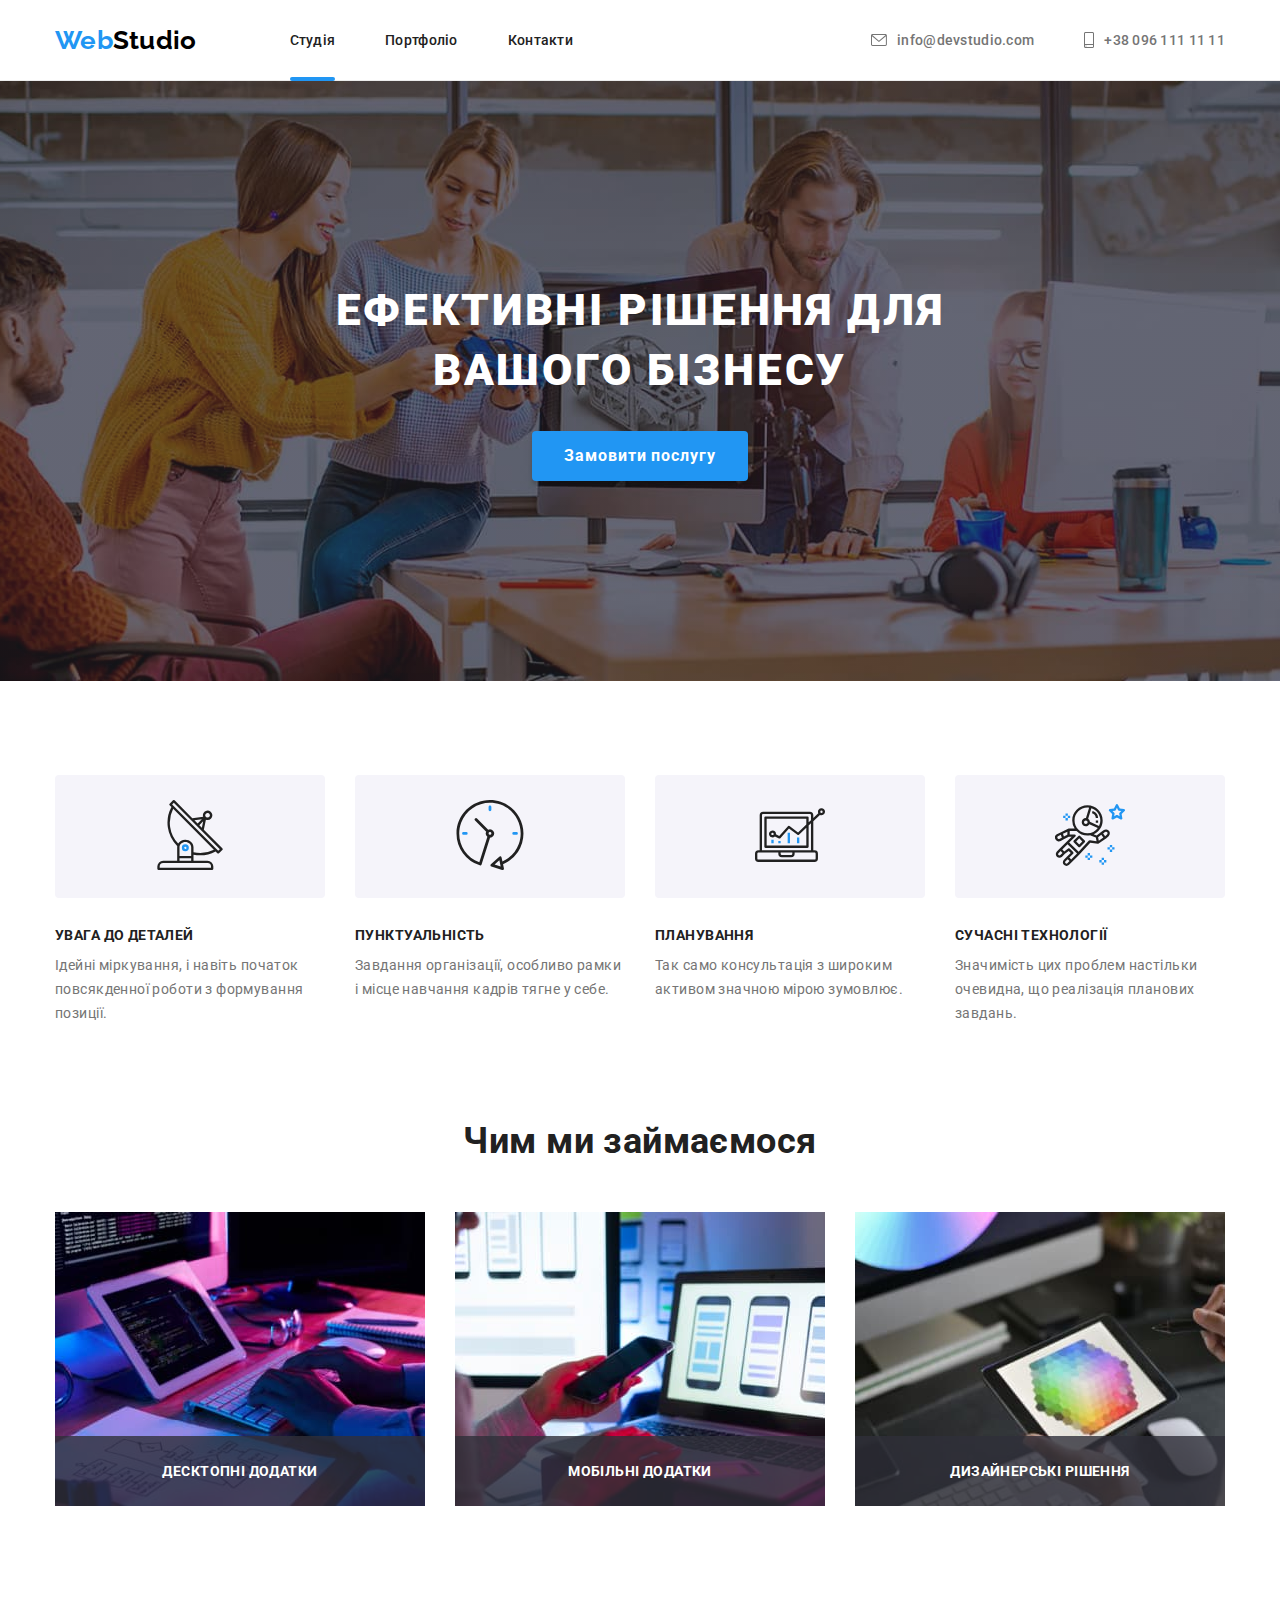
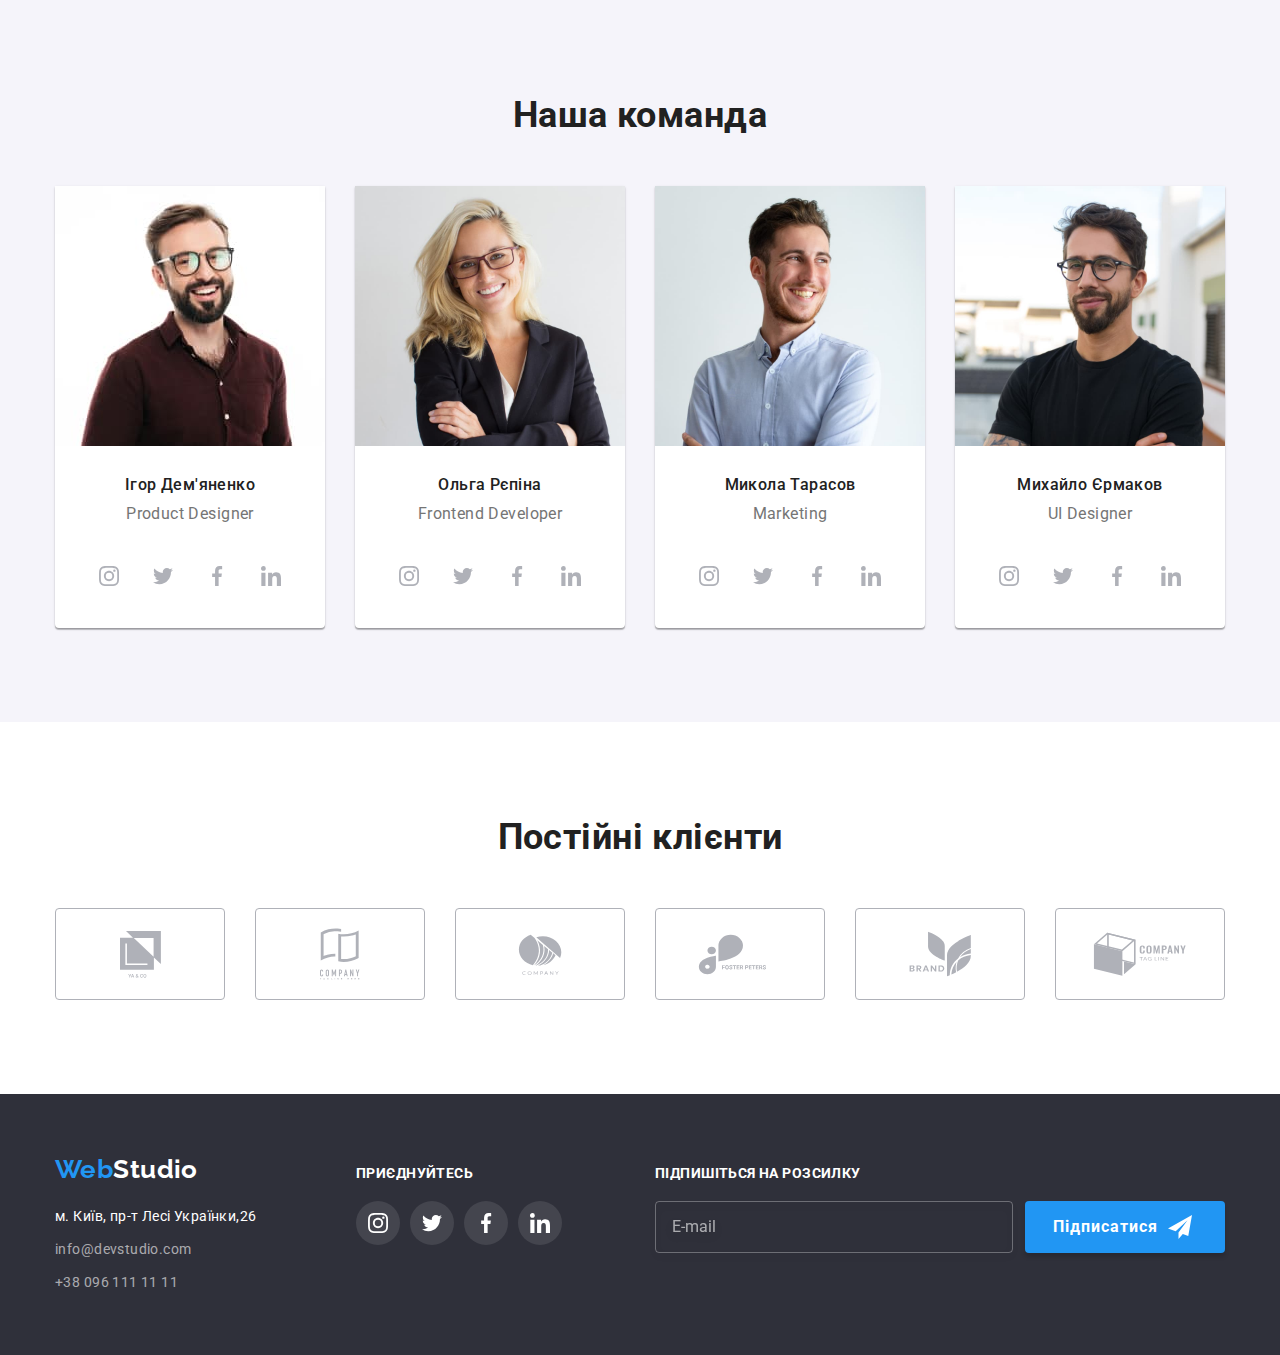
<file: index.html>
<!DOCTYPE html>
<html lang="uk">

<head>
    <meta charset="UTF-8">
    <meta http-equiv="X-UA-Compatible" content="IE=edge">
    <meta name="viewport" content="width=device-width, initial-scale=1.0">
    <link rel="preconnect" href="https://fonts.googleapis.com">
    <link rel="preconnect" href="https://fonts.gstatic.com" crossorigin>
    <link
        href="https://fonts.googleapis.com/css2?family=Raleway:wght@700&family=Roboto:wght@400;500;700;900&display=swap"
        rel="stylesheet">
    <link rel="stylesheet" href="./css/modern-normalize.css">
    <link rel="stylesheet" href="./css/generated/compressed/main.min.css">
    <title>Studio</title>

</head>

<body>
    <!--Шапка сайта-->
    <header class="page-header">
        <div class="container header-block">
            <div class="header-site">
                <a href="./index.html" class="logo header__logo">Web<span class="header__logo--black">Studio</span></a>
                <nav class="site-nav">
                    <ul class="site-nav__list">
                        <li class="site-nav__item"><a href="./index.html"
                                class="site-nav__link site-nav__link--current">Студія</a></li>
                        <li class="site-nav__item"><a href="./portfolio.html" class="site-nav__link">Портфоліо</a></li>
                        <li class="site-nav__item"><a href="./ " class="site-nav__link">Контакти</a></li>
                    </ul>
                </nav>
            </div>
            <ul class="info-nav">
                <li class="info-nav__item"> <a href="mailto:info@devstudio.com" class="info-nav__link">
                        <svg class="info-nav__icon icon-formail" width="16" height="12">
                            <use xlink:href="./images/icons.svg#icon-formail"></use>
                        </svg>
                        info@devstudio.com</a></li>
                <li class="info-nav__item"><a href="tel:+380961111111" class="info-nav__link">
                        <svg class="info-nav__icon icon-phone" width="10" height="16">
                            <use xlink:href="./images/icons.svg#icon-phone"></use>
                        </svg>+38 096 111 11 11</a></li>
            </ul>
        </div>
    </header>
    <!--Головний контент-->
    <main>
        <!--Герой-->
        <section class="hero">
            <div class="container hero__block">
                <h1 class="hero__title">Ефективні рішення для <br>вашого бізнесу</h1>
                <div class="button-wrapper">
                    <button data-modal-open type="button" class="button hero__button">Замовити послугу</button>
                </div>
            </div>
        </section>

        <!--Переваги-->
        <section class="section advantages">
            <div class="container">
                <h2 hidden class="title">Переваги</h2>
                <ul class="advantages__list">
                    <li class="advantages__item">
                        <div class="adv-icon">
                            <svg class="icon icon-antenna-1" width="70" height="70">
                                <use xlink:href="./images/icons.svg#icon-antenna-1"></use>
                            </svg>
                        </div>
                        <h3 class="item">УВАГА ДО ДЕТАЛЕЙ</h3>
                        <p class="text">Ідейні міркування, і навіть початок повсякденної роботи з формування позиції.
                        </p>
                    </li>
                    <li class="advantages__item">
                        <div class="adv-icon"><svg class="icon icon-clock-1" width="70" height="70">
                                <use xlink:href="./images/icons.svg#icon-clock-1"></use>
                            </svg>
                        </div>
                        <h3 class="item">ПУНКТУАЛЬНІСТЬ</h3>
                        <p class="text">Завдання організації, особливо рамки і місце навчання кадрів тягне у себе.</p>
                    </li>
                    <li class="advantages__item">
                        <div class="adv-icon"><svg class="icon icon-diagram-1" width="70" height="70">
                                <use xlink:href="./images/icons.svg#icon-diagram-1"></use>
                            </svg>
                        </div>
                        <h3 class="item">ПЛАНУВАННЯ</h3>
                        <p class="text">Так само консультація з широким активом значною мірою зумовлює.</p>
                    </li>
                    <li class="advantages__item">
                        <div class="adv-icon"><svg class="icon icon-astronaut-1" width="70" height="70">
                                <use xlink:href="./images/icons.svg#icon-astronaut-1"></use>
                            </svg>
                        </div>
                        <h3 class="item">СУЧАСНІ ТЕХНОЛОГІЇ</h3>
                        <p class="text">Значимість цих проблем настільки очевидна, що реалізація планових завдань.</p>
                    </li>
                </ul>
            </div>
        </section>
        <!--Заняття-->
        <section class="section doing">
            <div class="container">
                <h2 class="title">Чим ми займаємося</h2>
                <ul class="doing__list">
                    <li class="doing__item">
                        <img src="./images/box-1.jpeg" alt="програміст пише код на комп'ютері" width="370" height="294">
                        <p class="doing__text">Десктопні додатки</p>
                    </li>
                    <li class="doing__item">
                        <img src="./images/box-2.jpeg" alt="синхронізація телефону з комп'ютером" width="370"
                            height="294">
                        <p class="doing__text">Мобільні додатки</p>
                    </li>
                    <li class="doing__item">
                        <img src="./images/box-3.jpeg" alt="палітра кольорів на планшеті у руці дизайнера " width="370"
                            height="294">
                        <p class="doing__text">Дизайнерські рішення</p>
                    </li>
                </ul>
            </div>
        </section>
        <!--Команда-->
        <section class="section team">
            <div class="container">
                <h2 class="title ">Наша команда</h2>
                <ul class="team__list">
                    <li class="team__member">
                        <img src="./images/ihor_designer.jpeg" alt="фото дизайнера" width="270" height="260">
                        <h3 class="team__mate">Ігор Дем'яненко</h3>
                        <p class="team__jobs">Product Designer</p>
                        <ul class="socials team__socials">
                            <li class="socials__items">
                                <a href="#" class="socials__link socials__link--team" target="_blank"
                                    rel="noopener norefferer">
                                    <svg class="icon icon-instagram-1" width="20" height="20">
                                        <use xlink:href="./images/icons.svg#icon-instagram-1"></use>
                                    </svg>
                                </a>
                            </li>
                            <li class="socials__items">
                                <a href="#" class="socials__link socials__link--team" target="_blank"
                                    rel="noopener norefferer">
                                    <svg class="icon icon-twitter-1" width="20" height="20">
                                        <use xlink:href="./images/icons.svg#icon-twitter-1"></use>
                                    </svg>
                                </a>
                            </li>
                            <li class="socials__items">
                                <a href="#" class="socials__link socials__link--team" target="_blank"
                                    rel="noopener norefferer">
                                    <svg class="icon icon-facebook-1" width="20" height="20">
                                        <use xlink:href="./images/icons.svg#icon-facebook-1"></use>
                                    </svg>
                                </a>
                            </li>
                            <li class="socials__items">
                                <a href="#" class="socials__link socials__link--team" target="_blank"
                                    rel="noopener norefferer">
                                    <svg class="icon icon-linkedin-1" width="20" height="20">
                                        <use xlink:href="./images/icons.svg#icon-linkedin-1"></use>
                                    </svg>
                                </a>
                            </li>
                        </ul>

                    </li>
                    <li class="team__member">
                        <img src="./images/olga_developer.jpeg" alt="фото розробниці" width="270" height="260">
                        <h3 class="team__mate">Ольга Рєпіна</h3>
                        <p class="team__jobs">Frontend Developer</p>
                        <ul class="socials team__socials">
                            <li class="socials__items">
                                <a href="#" class="socials__link socials__link--team" target="_blank"
                                    rel="noopener norefferer">
                                    <svg class="icon icon-instagram-1" width="20" height="20">
                                        <use xlink:href="./images/icons.svg#icon-instagram-1"></use>
                                    </svg>
                                </a>
                            </li>
                            <li class="socials__items">
                                <a href="#" class="socials__link socials__link--team" target="_blank"
                                    rel="noopener norefferer">
                                    <svg class="icon icon-twitter-1" width="20" height="20">
                                        <use xlink:href="./images/icons.svg#icon-twitter-1"></use>
                                    </svg>
                                </a>
                            </li>
                            <li class="socials__items">
                                <a href="#" class="socials__link socials__link--team" target="_blank"
                                    rel="noopener norefferer">
                                    <svg class="icon icon-facebook-1" width="20" height="20">
                                        <use xlink:href="./images/icons.svg#icon-facebook-1"></use>
                                    </svg>
                                </a>
                            </li>
                            <li class="socials__items">
                                <a href="#" class="socials__link socials__link--team" target="_blank"
                                    rel="noopener norefferer">
                                    <svg class="icon icon-linkedin-1" width="20" height="20">
                                        <use xlink:href="./images/icons.svg#icon-linkedin-1"></use>
                                    </svg>
                                </a>
                            </li>
                        </ul>
                    </li>
                    <li class="team__member">
                        <img src="./images/mykola_marketing.jpeg" alt="фото маркетолога" width="270" height="260">
                        <h3 class="team__mate">Микола Тарасов</h3>
                        <p class="team__jobs">Marketing</p>
                        <ul class="socials team__socials">
                            <li class="socials__items">
                                <a href="#" class="socials__link socials__link--team" target="_blank"
                                    rel="noopener norefferer">
                                    <svg class="icon icon-instagram-1" width="20" height="20">
                                        <use xlink:href="./images/icons.svg#icon-instagram-1"></use>
                                    </svg>
                                </a>
                            </li>
                            <li class="socials__items">
                                <a href="#" class="socials__link socials__link--team" target="_blank"
                                    rel="noopener norefferer">
                                    <svg class="icon icon-twitter-1" width="20" height="20">
                                        <use xlink:href="./images/icons.svg#icon-twitter-1"></use>
                                    </svg>
                                </a>
                            </li>
                            <li class="socials__items">
                                <a href="#" class="socials__link socials__link--team" target="_blank"
                                    rel="noopener norefferer">
                                    <svg class="icon icon-facebook-1" width="20" height="20">
                                        <use xlink:href="./images/icons.svg#icon-facebook-1"></use>
                                    </svg>
                                </a>
                            </li>
                            <li class="socials__items">
                                <a href="#" class="socials__link socials__link--team" target="_blank"
                                    rel="noopener norefferer">
                                    <svg class="icon icon-linkedin-1" width="20" height="20">
                                        <use xlink:href="./images/icons.svg#icon-linkedin-1"></use>
                                    </svg>
                                </a>
                            </li>
                        </ul>
                    </li>
                    <li class="team__member">
                        <img src="./images/mikhailo_designer.jpeg" alt="фото дизайнера" width="270" height="260">
                        <h3 class="team__mate">Михайло Єрмаков</h3>
                        <p class="team__jobs">UI Designer</p>
                        <ul class="socials team__socials">
                            <li class="socials__items">
                                <a href="#" class="socials__link socials__link--team" target="_blank"
                                    rel="noopener norefferer">
                                    <svg class="icon icon-instagram-1" width="20" height="20">
                                        <use xlink:href="./images/icons.svg#icon-instagram-1"></use>
                                    </svg>
                                </a>
                            </li>
                            <li class="socials__items">
                                <a href="#" class="socials__link socials__link--team" target="_blank"
                                    rel="noopener norefferer">
                                    <svg class="icon icon-twitter-1" width="20" height="20">
                                        <use xlink:href="./images/icons.svg#icon-twitter-1"></use>
                                    </svg>
                                </a>
                            </li>
                            <li class="socials__items">
                                <a href="#" class="socials__link socials__link--team" target="_blank"
                                    rel="noopener norefferer">
                                    <svg class="icon icon-facebook-1" width="20" height="20">
                                        <use xlink:href="./images/icons.svg#icon-facebook-1"></use>
                                    </svg>
                                </a>
                            </li>
                            <li class="socials__items">
                                <a href="#" class="socials__link socials__link--team" target="_blank"
                                    rel="noopener norefferer">
                                    <svg class="icon icon-linkedin-1" width="20" height="20">
                                        <use xlink:href="./images/icons.svg#icon-linkedin-1"></use>
                                    </svg>
                                </a>
                            </li>
                        </ul>
                    </li>
                </ul>
            </div>
        </section>
        <!--Постійні клієнти-->
        <section class="section">
            <h2 class="title">Постійні клієнти</h2>
            <ul class="clients">
                <li>
                    <a href="#" class="client__link" target="_blank" rel="noopener norefferer">
                        <svg class="icon icon-group" width="41" height="47">
                            <use xlink:href="./images/icons.svg#icon-group"></use>
                        </svg>
                    </a>
                </li>
                <li>
                    <a href="#" class="client__link" target="_blank" rel="noopener norefferer">
                        <svg class="icon icon-group-2" width="40" height="52">
                            <use xlink:href="./images/icons.svg#icon-group-2"></use>
                        </svg>
                    </a>
                </li>
                <li>
                    <a href="#" class="client__link" target="_blank" rel="noopener norefferer">
                        <svg class="icon icon-group-3" width="44" height="41">
                            <use xlink:href="./images/icons.svg#icon-group-3"></use>
                        </svg>
                    </a>
                </li>
                <li>
                    <a href="#" class="client__link" target="_blank" rel="noopener norefferer">
                        <svg class="icon icon-group-4" width="85" height="41">
                            <use xlink:href="./images/icons.svg#icon-group-4"></use>
                        </svg>
                    </a>
                </li>
                <li>
                    <a href="#" class="client__link" target="_blank" rel="noopener norefferer">
                        <svg class="icon icon-group-5" width="63" height="46">
                            <use xlink:href="./images/icons.svg#icon-group-5"></use>
                        </svg>
                    </a>
                </li>
                <li>
                    <a href="#" class="client__link" target="_blank" rel="noopener norefferer">
                        <svg class="icon icon-group-6" width="94" height="44">
                            <use xlink:href="./images/icons.svg#icon-group-6"></use>
                        </svg>
                    </a>
                </li>
            </ul>
        </section>
        <!--Модальне вікно-->
        <div class="backdrop is-hidden" data-modal>
            <div class="modal-window">
                <button data-modal-close type="button" class="close-button"></button>
                <p class="modal-window__title">Залиште свої дані, ми вам передзвонимо</p>
                <form action="#" class="modal-window__form">

                    <div class="modal-window__row">
                        <label class="modal-window__label" for="user-name">Ім'я</label>
                        <input type="text" name="user-name" id="user-name" class="modal-window__input">
                        <svg class="icon icon-person icon-modal" width="12" height="12">
                            <use xlink:href="./images/icons.svg#icon-person"></use>
                        </svg>
                    </div>
                    <div class="modal-window__row">
                        <label class="modal-window__label" for="phone-number">Телефон</label>
                        <input type="tel" name="phone-number" id="phone-number" class="modal-window__input">
                        <svg class="icon icon-phone-black icon-modal" width="13" height="13">
                            <use xlink:href="./images/icons.svg#icon-phone-black"></use>
                        </svg>
                    </div>
                    <div class="modal-window__row">
                        <label class="modal-window__label" for="email">Пошта</label>
                        <input type="email" name="email" id="email" class="modal-window__input">
                        <svg class="icon icon-letter icon-modal" width="15" height="12">
                            <use xlink:href="./images/icons.svg#icon-letter"></use>
                        </svg>
                    </div>
                    <div class="modal-window__row">
                        <label class="modal-window__label" for="comment">Коментар</label>
                        <textarea name="comment" id="comment" rows="8" placeholder="Введіть текст"
                            class="modal-window__comment"></textarea>
                    </div>
                    <div class="agreement">
                        <input type="checkbox" name="mail-send" id="mail-send">
                        <label for="mail-send">Погоджуюся з розсилкою та приймаю
                        </label>
                        <a href="#" target="_blank" rel="noopener noreferrer">Умови договору</a>
                    </div>
                    <div class="modal-wrap__button">
                        <button type="submit" class="button modal-window__button">Відправити</button>
                    </div>
                </form>
            </div>
        </div>
    </main>
    <!--Підвал-->
    <footer class="footer">
        <div class="container footer__block">
            <div class="footer__first">
                <a href="./index.html" class="logo">Web<span class="footer__logo--white">Studio</span></a>
                <address>
                    <ul class="footer-address">
                        <li class="footer-address__item"><a href="" target="_blank" rel="noopener noreferrer"
                                class="link link-address">м. Київ, пр-т
                                Лесі
                                Українки,26</a>
                        </li>
                        <li class="footer-address__item"><a href="mailto:info@devstudio.com"
                                class="link">info@devstudio.com</a>
                        </li>
                        <li class="footer-address__item"><a href="tel:+380961111111" class="link">+38 096 111 11 11</a>
                        </li>
                    </ul>
                </address>
            </div>
            <div class="footer__second">
                <h2 class="socials-signin">приєднуйтесь</h2>
                <ul class="socials">
                    <li class="socials__items">
                        <a href="#" class="socials__link socials__link--footer" target="_blank"
                            rel="noopener norefferer">
                            <svg class="icon icon-instagram-1" width="20" height="20">
                                <use xlink:href="./images/icons.svg#icon-instagram-1"></use>
                            </svg>
                        </a>
                    </li>
                    <li class="socials__items">
                        <a href="#" class="socials__link socials__link--footer" target="_blank"
                            rel="noopener norefferer">
                            <svg class="icon icon-twitter-1" width="20" height="20">
                                <use xlink:href="./images/icons.svg#icon-twitter-1"></use>
                            </svg>
                        </a>
                    </li>
                    <li class="socials__items">
                        <a href="#" class="socials__link socials__link--footer" target="_blank"
                            rel="noopener norefferer">
                            <svg class="icon icon-facebook-1" width="20" height="20">
                                <use xlink:href="./images/icons.svg#icon-facebook-1"></use>
                            </svg>
                        </a>
                    </li>
                    <li class="socials__items">
                        <a href="#" class="socials__link socials__link--footer" target="_blank"
                            rel="noopener norefferer">
                            <svg class="icon icon-linkedin-1" width="20" height="20">
                                <use xlink:href="./images/icons.svg#icon-linkedin-1"></use>
                            </svg>
                        </a>
                    </li>
                </ul>
            </div>
            <div class="footer__third">
                <h2 class="socials-signin">Підпишіться на розсилку</h2>
                <form action="#" name="form-subscribe" class="footer-form__subscribe">
                    <input type="email" name="email-subscribe" id="email-subscribe" placeholder="E-mail"
                        class="footer-form__email">
                    <button type="submit" class="button footer-form__button"> Підписатися
                        <svg class="icon icon-icon-send" width="24" height="24">
                            <use xlink:href="./images/icons.svg#icon-icon-send"></use>
                        </svg>
                    </button>
                </form>

            </div>
        </div>
    </footer>
    <script src="./js/modal.js"></script>
</body>

</html>
</file>
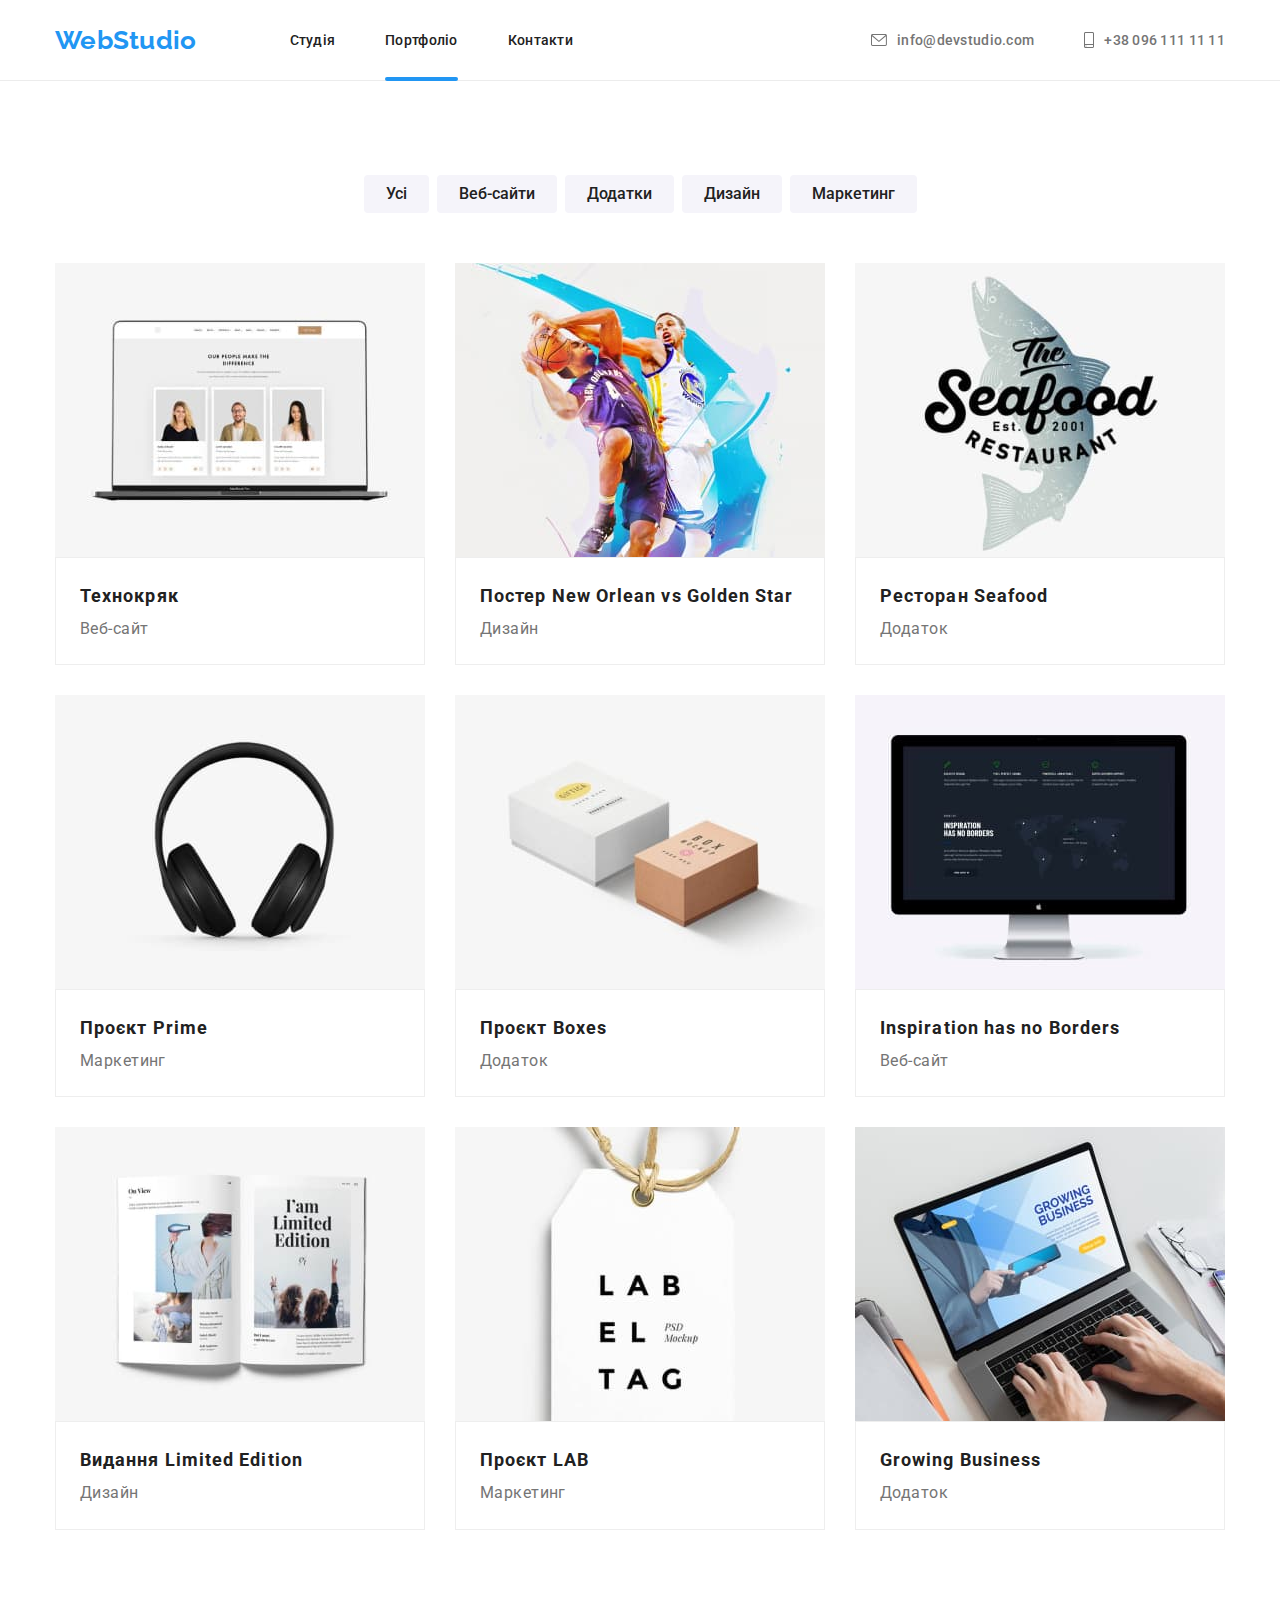
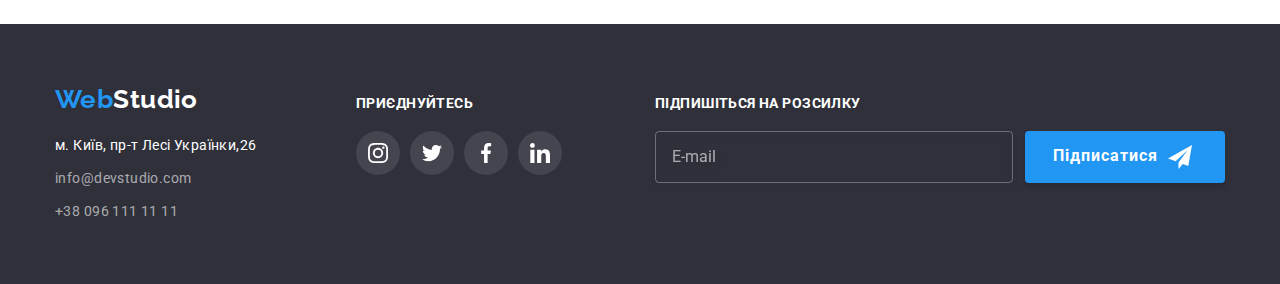
<file: portfolio.html>
<!DOCTYPE html>
<html lang="uk">

<head>
    <meta charset="UTF-8">
    <meta http-equiv="X-UA-Compatible" content="IE=edge">
    <meta name="viewport" content="width=device-width, initial-scale=1.0">
    <link rel="preconnect" href="https://fonts.googleapis.com">
    <link rel="preconnect" href="https://fonts.gstatic.com" crossorigin>
    <link
        href="https://fonts.googleapis.com/css2?family=Raleway:wght@700&family=Roboto:wght@400;500;700;900&display=swap"
        rel="stylesheet">
    <link rel="stylesheet" href="./css/modern-normalize.css">
    <link rel="stylesheet" href="./css/generated/compressed/main.min.css">
    <title>Portfolio</title>
</head>

<body>
    <!--Шапка-->
    <header class="page-header">
        <div class="container header-block">
            <div class="header-site">
                <a href="./index.html" class="logo">Web<span class="header__logo">Studio</span></a>
                <nav class="site-nav">
                    <ul class="site-nav__list">
                        <li class="site-nav__item"><a href="./index.html" class="site-nav__link">Студія</a></li>
                        <li class="site-nav__item"><a href="./portfolio.html"
                                class="site-nav__link site-nav__link--current">Портфоліо</a></li>
                        <li class="site-nav__item"><a href="./ " class="site-nav__link">Контакти</a></li>
                    </ul>
                </nav>
            </div>
            <ul class="info-nav">
                <li class="info-nav__item"> <a href="mailto:info@devstudio.com" class="info-nav__link">
                        <svg class="info-nav__icon icon-formail" width="16" height="12">
                            <use xlink:href="./images/icons.svg#icon-formail"></use>
                        </svg>
                        info@devstudio.com</a></li>
                <li class="info-nav__item"><a href="tel:+380961111111" class="info-nav__link">
                        <svg class="info-nav__icon icon-phone" width="10" height="16">
                            <use xlink:href="./images/icons.svg#icon-phone"></use>
                        </svg>+38 096 111 11 11</a></li>
            </ul>
        </div>
    </header>
    <!--Головне-->
    <main>
        <!--Фільтри-->
        <section class="section">
            <div class="container filter-block">
                <h1 hidden class="title">Фільтр з переліком робіт</h1>
                <ul class="filter__buttons">
                    <li class="filter__item">
                        <button type="button" class="filter__button">Усі</button>
                    </li>
                    <li class="filter__item">
                        <button type="button" class="filter__button">Веб-сайти</button>
                    </li>
                    <li class="filter__item">
                        <button type="button" class="filter__button">Додатки</button>
                    </li>
                    <li class="filter__item">
                        <button type="button" class="filter__button">Дизайн</button>
                    </li>
                    <li class="filter__item">
                        <button type="button" class="filter__button">Маркетинг</button>
                    </li>
                </ul>
            </div>
            <!--Перелік робіт-->
            <div class="container">
                <ul class="work__list">
                    <li class="works">
                        <a href="#" target="_blank" rel="noopener norefferer">
                            <div class="work__appear">

                                <img class="work-image" src="./images/our-people-laptop.jpeg"
                                    alt="Ноутбук з прикладом створеного сайту" width="370" height="294">
                                <p class="work__text">Ресурс пропонує комплексні пропозиції з різним рівнем функціоналу
                                    та сервісів. Все це
                                    дозволить відвідувачу отримати
                                    вичерпні відомості про компанію чи приватну особу.</p>
                            </div>
                            <div class="work__add">
                                <h2 class="work__title">Технокряк</h2>
                                <p class="work__type">Веб-сайт</p>
                            </div>
                        </a>
                    </li>
                    <li class="works">
                        <a href="#" target="_blank" rel="noopener norefferer">
                            <div class="work__appear">
                                <img class="work-image" src="./images/basketball.jpeg"
                                    alt="Постер для баскетбольної гри" width="370" height="294">
                                <p class="work__text">Ресурс пропонує комплексні пропозиції з різним рівнем функціоналу
                                    та сервісів. Все це
                                    дозволить відвідувачу отримати
                                    вичерпні відомості про компанію чи приватну особу.</p>
                            </div>
                            <div class="work__add">
                                <h2 class="work__title">Постер New Orlean vs Golden Star</h2>
                                <p class="work__type">Дизайн</p>
                            </div>
                        </a>
                    </li>
                    <li class="works">
                        <a href="#" target="_blank" rel="noopener norefferer">
                            <div class="work__appear">
                                <img class="work-image" src="./images/seafood.jpeg"
                                    alt="Вивіска для ресторану з морською їжею" width="370" height="294">
                                <p class="work__text">Ресурс пропонує комплексні пропозиції з різним рівнем функціоналу
                                    та сервісів. Все це
                                    дозволить відвідувачу отримати
                                    вичерпні відомості про компанію чи приватну особу.</p>
                            </div>
                            <div class="work__add">
                                <h2 class="work__title">Ресторан Seafood</h2>
                                <p class="work__type">Додаток</p>
                            </div>
                        </a>
                    </li>
                    <li class="works">
                        <a href="#" target="_blank" rel="noopener norefferer">
                            <div class="work__appear">
                                <img class="work-image" src="./images/headphone.jpeg" alt="Навушники" width="370"
                                    height="294">
                                <p class="work__text">Ресурс пропонує комплексні пропозиції з різним рівнем функціоналу
                                    та сервісів. Все це
                                    дозволить відвідувачу отримати
                                    вичерпні відомості про компанію чи приватну особу.</p>
                            </div>
                            <div class="work__add">
                                <h2 class="work__title">Проєкт Prime</h2>
                                <p class="work__type">Маркетинг</p>
                            </div>
                        </a>
                    </li>
                    <li class="works">
                        <a href="#" target="_blank" rel="noopener norefferer">
                            <div class="work__appear">
                                <img class="work-image" src="./images/boxes.jpeg" alt="Коробки" width="370"
                                    height="294">
                                <p class="work__text">Ресурс пропонує комплексні пропозиції з різним рівнем функціоналу
                                    та сервісів. Все це
                                    дозволить відвідувачу отримати
                                    вичерпні відомості про компанію чи приватну особу.</p>
                            </div>
                            <div class="work__add">
                                <h2 class="work__title">Проєкт Boxes</h2>
                                <p class="work__type">Додаток</p>
                            </div>
                        </a>
                    </li>
                    <li class="works">
                        <a href="#" target="_blank" rel="noopener norefferer">
                            <div class="work__appear">
                                <img class="work-image" src="./images/computer.jpeg" alt="Ноутбук зі створеним сайтом"
                                    width="370" height="294">
                                <p class="work__text">Ресурс пропонує комплексні пропозиції з різним рівнем функціоналу
                                    та сервісів. Все це
                                    дозволить відвідувачу отримати
                                    вичерпні відомості про компанію чи приватну особу.</p>
                            </div>
                            <div class="work__add">
                                <h2 class="work__title">Inspiration has no Borders</h2>
                                <p class="work__type">Веб-сайт</p>
                            </div>
                        </a>
                    </li>
                    <li class="works">
                        <a href="#" target="_blank" rel="noopener norefferer">
                            <div class="work__appear">
                                <img class="work-image" src="./images/book.jpeg" alt="Книга з обмеженим виданням"
                                    width="370" height="294">
                                <p class="work__text">Ресурс пропонує комплексні пропозиції з різним рівнем функціоналу
                                    та сервісів. Все це
                                    дозволить відвідувачу отримати
                                    вичерпні відомості про компанію чи приватну особу.</p>
                            </div>
                            <div class="work__add">
                                <h2 class="work__title">Видання Limited Edition</h2>
                                <p class="work__type">Дизайн</p>
                            </div>
                        </a>
                    </li>
                    <li class="works">
                        <a href="#" target="_blank" rel="noopener norefferer">
                            <div class="work__appear">
                                <img class="work-image" src="./images/label.jpeg" alt="Лейб" width="370" height="294">
                                <p class="work__text">Ресурс пропонує комплексні пропозиції з різним рівнем функціоналу
                                    та сервісів. Все це
                                    дозволить відвідувачу отримати
                                    вичерпні відомості про компанію чи приватну особу.</p>
                            </div>
                            <div class="work__add">
                                <h2 class="work__title">Проєкт LAB</h2>
                                <p class="work__type">Маркетинг</p>
                            </div>
                        </a>
                    </li>
                    <li class="works">
                        <a href="#" target="_blank" rel="noopener norefferer">
                            <div class="work__appear">
                                <img class="work-image" src="./images/growing-business.jpeg" alt="Додаток для бізнесу"
                                    width="370" height="294">
                                <p class="work__text">Ресурс пропонує комплексні пропозиції з різним рівнем функціоналу
                                    та сервісів. Все це
                                    дозволить відвідувачу отримати
                                    вичерпні відомості про компанію чи приватну особу.</p>
                            </div>
                            <div class="work__add">
                                <h2 class="work__title">Growing Business</h2>
                                <p class="work__type">Додаток</p>
                            </div>
                        </a>
                    </li>
                </ul>
            </div>
        </section>
    </main>
    <!--Підвал-->
    <footer class="footer">
        <div class="container footer__block">
            <div class="footer__first">
                <a href="./index.html" class="logo">Web<span class="footer__logo--white">Studio</span></a>
                <address>
                    <ul class="footer-address">
                        <li class="footer-address__item"><a href="" target="_blank" rel="noopener noreferrer"
                                class="link link-address">м. Київ, пр-т
                                Лесі
                                Українки,26</a>
                        </li>
                        <li class="footer-address__item"><a href="mailto:info@devstudio.com"
                                class="link">info@devstudio.com</a>
                        </li>
                        <li class="footer-address__item"><a href="tel:+380961111111" class="link">+38 096 111 11 11</a>
                        </li>
                    </ul>
                </address>
            </div>
            <div class="footer__second">
                <h2 class="socials-signin">приєднуйтесь</h2>
                <ul class="socials">
                    <li class="socials__items">
                        <a href="#" class="socials__link socials__link--footer" target="_blank"
                            rel="noopener norefferer">
                            <svg class="icon icon-instagram-1" width="20" height="20">
                                <use xlink:href="./images/icons.svg#icon-instagram-1"></use>
                            </svg>
                        </a>
                    </li>
                    <li class="socials__items">
                        <a href="#" class="socials__link socials__link--footer" target="_blank"
                            rel="noopener norefferer">
                            <svg class="icon icon-twitter-1" width="20" height="20">
                                <use xlink:href="./images/icons.svg#icon-twitter-1"></use>
                            </svg>
                        </a>
                    </li>
                    <li class="socials__items">
                        <a href="#" class="socials__link socials__link--footer" target="_blank"
                            rel="noopener norefferer">
                            <svg class="icon icon-facebook-1" width="20" height="20">
                                <use xlink:href="./images/icons.svg#icon-facebook-1"></use>
                            </svg>
                        </a>
                    </li>
                    <li class="socials__items">
                        <a href="#" class="socials__link socials__link--footer" target="_blank"
                            rel="noopener norefferer">
                            <svg class="icon icon-linkedin-1" width="20" height="20">
                                <use xlink:href="./images/icons.svg#icon-linkedin-1"></use>
                            </svg>
                        </a>
                    </li>
                </ul>
            </div>
            <div class="footer__third">
                <h2 class="socials-signin">Підпишіться на розсилку</h2>
                <form action="#" name="form-subscribe" class="footer-form__subscribe">
                    <input type="email" name="email-subscribe" id="email-subscribe" placeholder="E-mail"
                        class="footer-form__email">
                    <button type="submit" class="button footer-form__button"> Підписатися
                        <svg class="icon icon-icon-send" width="24" height="24">
                            <use xlink:href="./images/icons.svg#icon-icon-send"></use>
                        </svg>
                    </button>
                </form>

            </div>
        </div>
    </footer>
</body>

</html>
</file>
<file: css/generated/compressed/main.min.css>
/*! modern-normalize v1.1.0 | MIT License | https://github.com/sindresorhus/modern-normalize */*,::before,::after{margin:0;padding:0;-webkit-box-sizing:border-box;box-sizing:border-box}html{line-height:1.15;-webkit-text-size-adjust:100%;-moz-tab-size:4;-o-tab-size:4;tab-size:4}body{margin:0;font-family:system-ui,-apple-system,"Segoe UI",Roboto,Helvetica,Arial,sans-serif,"Apple Color Emoji","Segoe UI Emoji"}hr{height:0;color:inherit}abbr[title]{-webkit-text-decoration:underline dotted;text-decoration:underline dotted}b,strong{font-weight:bolder}code,kbd,samp,pre{font-family:ui-monospace,SFMono-Regular,Consolas,"Liberation Mono",Menlo,monospace;font-size:1em}small{font-size:80%}sub,sup{font-size:75%;line-height:0;position:relative;vertical-align:baseline}sub{bottom:-0.25em}sup{top:-0.5em}table{text-indent:0;border-color:inherit}button,input,optgroup,select,textarea{font-family:inherit;font-size:100%;line-height:1.15;margin:0}button,select{text-transform:none}button,[type=button],[type=reset],[type=submit]{-webkit-appearance:button}::-moz-focus-inner{border-style:none;padding:0}:-moz-focusring{outline:1px dotted ButtonText}:-moz-ui-invalid{box-shadow:none}legend{padding:0}progress{vertical-align:baseline}::-webkit-inner-spin-button,::-webkit-outer-spin-button{height:auto}[type=search]{-webkit-appearance:textfield;outline-offset:-2px}::-webkit-search-decoration{-webkit-appearance:none}::-webkit-file-upload-button{-webkit-appearance:button;font:inherit}summary{display:list-item}body{background-color:var(--c-white);color:var(--primary-text-color);font-family:"Roboto",sans-serif;font-size:14px;font-weight:400;line-height:1.17;letter-spacing:.03em}.container{max-width:1200px;margin:0 auto;padding:0 15px}.section{padding:94px 0}button{cursor:pointer}a{text-decoration:none}ul{list-style-type:none;text-decoration:none}img{display:block}:root{--accent-color: #2196F3;--primary-text-color: #212121;--secondary-text-color: #757575;--c-white: #FFFFFF}.logo{color:var(--accent-color);font-family:"Raleway",sans-serif;font-weight:700;font-size:26px;line-height:1.19}.site-nav{display:-webkit-box;display:-ms-flexbox;display:flex;-webkit-box-align:center;-ms-flex-align:center;align-items:center}.site-nav__list{display:-webkit-box;display:-ms-flexbox;display:flex}.site-nav__item:not(:last-child){margin-right:50px}.site-nav__link{position:relative;color:#212121;font-weight:500;letter-spacing:.02em;display:inline-block;padding:32px 0;-webkit-transition-property:color;transition-property:color;-webkit-transition-duration:250ms;transition-duration:250ms;-webkit-transition-timing-function:cubic-bezier(0.4, 0, 0.2, 1);transition-timing-function:cubic-bezier(0.4, 0, 0.2, 1)}.site-nav__link:hover{color:var(--accent-color)}.site-nav__link:focus{color:var(--accent-color)}.site-nav__link--current:visited{color:var(--accent-color)}.site-nav__link--current::after{content:" ";background-color:var(--accent-color);display:inline-block;width:100%;height:4px;border-radius:2px;position:absolute;left:0;bottom:-1px}.info-nav{display:-webkit-box;display:-ms-flexbox;display:flex}.info-nav__item:not(:last-child){margin-right:50px}.info-nav__link{color:var(--secondary-text-color);font-weight:500;letter-spacing:.02em;text-decoration:none;display:-webkit-box;display:-ms-flexbox;display:flex;-webkit-box-align:center;-ms-flex-align:center;align-items:center;-webkit-transition-property:color;transition-property:color;-webkit-transition-duration:250ms;transition-duration:250ms;-webkit-transition-timing-function:cubic-bezier(0.4, 0, 0.2, 1);transition-timing-function:cubic-bezier(0.4, 0, 0.2, 1)}.info-nav__link:hover{color:var(--accent-color)}.info-nav__link:focus{color:var(--accent-color)}.info-nav__icon{margin-right:10px;fill:currentColor}.page-header{color:var(--c-white);letter-spacing:.02em;border-bottom:1px solid #ececec}.header-block{display:-webkit-box;display:-ms-flexbox;display:flex;-webkit-box-pack:justify;-ms-flex-pack:justify;justify-content:space-between;-webkit-box-align:center;-ms-flex-align:center;align-items:center}.header-site{display:-webkit-box;display:-ms-flexbox;display:flex;-webkit-box-align:center;-ms-flex-align:center;align-items:center}.header__logo{margin-right:93px}.header__logo--black{color:#000}.button{color:var(--c-white);background-color:var(--accent-color);font-weight:700;font-size:16px;line-height:1.88;text-align:center;letter-spacing:.06em;border-radius:4px;border:none}.hero{background-color:#2f303a;background:-webkit-gradient(linear, left top, left bottom, from(rgba(47, 48, 58, 0.4)), to(rgba(47, 48, 58, 0.4))),url(../../../images/bcg-main.jpeg);background:linear-gradient(rgba(47, 48, 58, 0.4), rgba(47, 48, 58, 0.4)),url(../../../images/bcg-main.jpeg);background-position:center center;background-repeat:no-repeat;background-size:cover;max-width:1600px;margin:0 auto}.hero__block{padding:200px}.hero__title{color:var(--c-white);font-weight:900;font-size:44px;line-height:1.36;text-align:center;letter-spacing:.06em;text-transform:uppercase}.button-wrapper{display:-webkit-box;display:-ms-flexbox;display:flex;-webkit-box-pack:center;-ms-flex-pack:center;justify-content:center}.hero__button{-webkit-box-shadow:0px 4px 4px rgba(0,0,0,.15);box-shadow:0px 4px 4px rgba(0,0,0,.15);padding:10px 32px;margin-top:30px;-webkit-transition-property:background-color;transition-property:background-color;-webkit-transition-duration:250ms;transition-duration:250ms;-webkit-transition-timing-function:cubic-bezier(0.4, 0, 0.2, 1);transition-timing-function:cubic-bezier(0.4, 0, 0.2, 1)}.hero__button:hover{background-color:#188ce8}.hero__button:hover{background-color:#188ce8}.section.advantages{padding-bottom:0}.title{color:var(--primary-text-color);font-weight:700;font-size:36px;text-align:center}.advantages__list{display:-webkit-box;display:-ms-flexbox;display:flex;gap:30px}.advantages__item{max-width:270px}.adv-icon{max-width:270px;margin-bottom:30px;text-align:center;background-color:#f5f4fa;padding:25px 100px;border-radius:4px}.advantages .item{color:var(--primary-text-color);font-size:14px;font-weight:700;line-height:1.14;text-transform:uppercase;margin-bottom:10px}.advantages .text{color:var(--secondary-text-color);line-height:1.71}.doing__list{display:-webkit-box;display:-ms-flexbox;display:flex;margin-top:50px}.doing__item:not(:last-child){margin-right:30px}.doing__item{position:relative}.doing__item:not(:last-child){margin-right:30px}.doing__text{position:absolute;left:0;bottom:0;z-index:2;background:rgba(47,48,58,.8);color:var(--c-white);padding:27px 10px;width:100%;font-weight:700;line-height:1.1428;text-align:center;text-transform:uppercase}.socials{display:-webkit-box;display:-ms-flexbox;display:flex;-ms-flex-wrap:wrap;flex-wrap:wrap;-webkit-box-align:center;-ms-flex-align:center;align-items:center;-webkit-box-pack:center;-ms-flex-pack:center;justify-content:center;gap:10px}.socials__link{display:-webkit-box;display:-ms-flexbox;display:flex;-webkit-box-align:center;-ms-flex-align:center;align-items:center;-webkit-box-pack:center;-ms-flex-pack:center;justify-content:center;height:44px;width:44px;border-radius:50%}.team{background-color:#f5f4fa}.team__list{display:-webkit-box;display:-ms-flexbox;display:flex;margin-top:50px}.team__member{background:var(--c-white);-webkit-box-shadow:0px 1px 3px rgba(0,0,0,.12),0px 1px 1px rgba(0,0,0,.14),0px 2px 1px rgba(0,0,0,.2);box-shadow:0px 1px 3px rgba(0,0,0,.12),0px 1px 1px rgba(0,0,0,.14),0px 2px 1px rgba(0,0,0,.2);border-radius:0px 0px 4px 4px;padding-bottom:30px}.team__member:not(:last-child){margin-right:30px}.team__mate{font-weight:500;font-size:16px;line-height:1.18;text-align:center;margin-top:30px}.team__jobs{color:var(--secondary-text-color);font-size:16px;line-height:1.18;text-align:center;margin:10px 0 30px}.team__socials{margin-top:16px}.socials__link--team{background-color:var(--c-white);fill:#afb1b8}.socials__link--team:hover{fill:var(--c-white);background-color:var(--accent-color);-webkit-transition-duration:250ms;transition-duration:250ms;-webkit-transition-timing-function:cubic-bezier(0.4, 0, 0.2, 1);transition-timing-function:cubic-bezier(0.4, 0, 0.2, 1)}.socials__link--team:focus{fill:var(--c-white);background-color:var(--accent-color);-webkit-transition-duration:250ms;transition-duration:250ms;-webkit-transition-timing-function:cubic-bezier(0.4, 0, 0.2, 1);transition-timing-function:cubic-bezier(0.4, 0, 0.2, 1)}.clients{display:-webkit-box;display:-ms-flexbox;display:flex;gap:30px;-ms-flex-wrap:wrap;flex-wrap:wrap;-webkit-box-pack:center;-ms-flex-pack:center;justify-content:center;-webkit-box-align:center;-ms-flex-align:center;align-items:center;margin-top:50px}.client__link{display:-webkit-box;display:-ms-flexbox;display:flex;-webkit-box-align:center;-ms-flex-align:center;align-items:center;-webkit-box-pack:center;-ms-flex-pack:center;justify-content:center;height:92px;width:170px;border-radius:4px;border:1px solid #afb1b8;background-color:rgba(0,0,0,0);fill:#afb1b8}.client__link:hover{fill:var(--accent-color);background-color:var(--c-white);border-color:var(--accent-color);-webkit-transition-duration:250ms;transition-duration:250ms;-webkit-transition-timing-function:cubic-bezier(0.4, 0, 0.2, 1);transition-timing-function:cubic-bezier(0.4, 0, 0.2, 1)}.client__link:focus{fill:var(--accent-color);background-color:var(--c-white);border-color:var(--accent-color);-webkit-transition-duration:250ms;transition-duration:250ms;-webkit-transition-timing-function:cubic-bezier(0.4, 0, 0.2, 1);transition-timing-function:cubic-bezier(0.4, 0, 0.2, 1)}.agreement{font-size:14px;line-height:1.71;letter-spacing:.03em;color:var(--secondary-text-color)}.agreement label{position:relative}.agreement label::before{display:inline-block;content:"";width:16px;height:15px;margin-right:7px;border-radius:2px;background-image:url(../../../images/box.svg);background-size:contain;cursor:pointer}.agreement input{-webkit-appearance:none;-moz-appearance:none;appearance:none}.agreement input:checked+label::before{background-color:var(--accent-color);border-radius:2px;border:1px solid var(--accent-color);background-image:url(../../../images/yes.svg);background-repeat:no-repeat;background-position:center}.agreement input:focus+label::before{background-image:url(../../../images/yes.svg);background-repeat:no-repeat;background-position:center;border:1px solid var(--accent-color);outline:1px solid var(--accent-color)}.agreement input:checked:focus+label::before{background-image:url(../../../images/yes.svg);background-repeat:no-repeat;background-position:center;border:1px solid var(--accent-color);outline:1px solid var(--accent-color)}.agreement a{color:var(--accent-color);text-decoration:underline;-webkit-text-decoration-skip-ink:none;text-decoration-skip-ink:none}.backdrop{display:none;z-index:777;position:fixed;left:0;top:0;display:-webkit-box;display:-ms-flexbox;display:flex;-webkit-box-align:center;-ms-flex-align:center;align-items:center;-webkit-box-pack:center;-ms-flex-pack:center;justify-content:center;width:100%;height:100%;background-color:rgba(0,0,0,.2);opacity:1;-webkit-transition-property:opacity,scale(1);transition-property:opacity,scale(1);-webkit-transition-duration:250ms;transition-duration:250ms;-webkit-transition-timing-function:cubic-bezier(0.4, 0, 0.2, 1);transition-timing-function:cubic-bezier(0.4, 0, 0.2, 1)}.backdrop.is-hidden{opacity:0;pointer-events:none;scale:2.5}.modal-window{max-width:528px;background-color:var(--c-white);-webkit-box-shadow:0px 1px 3px rgba(0,0,0,.12),0px 1px 1px rgba(0,0,0,.14),0px 2px 1px rgba(0,0,0,.2);box-shadow:0px 1px 3px rgba(0,0,0,.12),0px 1px 1px rgba(0,0,0,.14),0px 2px 1px rgba(0,0,0,.2);border-radius:4px;padding:40px;width:100%;position:relative;-webkit-transform:scale(1);transform:scale(1);-webkit-transition-property:-webkit-transform;transition-property:-webkit-transform;transition-property:transform;transition-property:transform, -webkit-transform;-webkit-transition-duration:250ms;transition-duration:250ms;-webkit-transition-timing-function:cubic-bezier(0.4, 0, 0.2, 1);transition-timing-function:cubic-bezier(0.4, 0, 0.2, 1)}.close-button{position:absolute;top:8px;right:8px;width:30px;height:30px;background:var(--c-white);border:1px solid rgba(0,0,0,.1);border-radius:50%}.close-button::before{position:absolute;left:50%;top:50%;content:"";background-color:var(--primary-text-color);width:15px;height:2px;-webkit-transform:translate(-50%, -50%) rotate(-45deg);transform:translate(-50%, -50%) rotate(-45deg)}.close-button::after{position:absolute;left:50%;top:50%;content:"";background-color:var(--primary-text-color);width:15px;height:2px;-webkit-transform:translate(-50%, -50%) rotate(45deg);transform:translate(-50%, -50%) rotate(45deg)}.close-button:hover::before{background-color:var(--accent-color);-webkit-transition-duration:250ms;transition-duration:250ms;-webkit-transition-timing-function:cubic-bezier(0.4, 0, 0.2, 1);transition-timing-function:cubic-bezier(0.4, 0, 0.2, 1)}.close-button:hover::after{background-color:var(--accent-color);-webkit-transition-duration:250ms;transition-duration:250ms;-webkit-transition-timing-function:cubic-bezier(0.4, 0, 0.2, 1);transition-timing-function:cubic-bezier(0.4, 0, 0.2, 1)}.close-button:focus::before{background-color:var(--accent-color);-webkit-transition-duration:250ms;transition-duration:250ms;-webkit-transition-timing-function:cubic-bezier(0.4, 0, 0.2, 1);transition-timing-function:cubic-bezier(0.4, 0, 0.2, 1)}.close-button:focus::after{background-color:var(--accent-color);-webkit-transition-duration:250ms;transition-duration:250ms;-webkit-transition-timing-function:cubic-bezier(0.4, 0, 0.2, 1);transition-timing-function:cubic-bezier(0.4, 0, 0.2, 1)}.modal-window__title{font-weight:700;font-size:20px;line-height:1.15;text-align:center;margin-bottom:12px;color:var(--primary-text-color)}.modal-window__form{max-width:448px}.modal-window__row{position:relative;font-size:12px;line-height:1.16667;letter-spacing:.01em}.modal-window__row:not(:last-child){margin-bottom:10px}.modal-window__row .icon-modal{position:absolute;bottom:14px;left:12px}.modal-window__label{display:block;margin-bottom:4px;color:var(--secondary-text-color)}.modal-window__input{display:block;width:100%;height:40px;border:1px solid rgba(33,33,33,.2);border-radius:4px;padding:11px 12px 11px 42px;outline:rgba(0,0,0,0);cursor:pointer;-webkit-transition-property:border,border-radius;transition-property:border,border-radius;-webkit-transition-duration:250ms;transition-duration:250ms;-webkit-transition-timing-function:cubic-bezier(0.4, 0, 0.2, 1);transition-timing-function:cubic-bezier(0.4, 0, 0.2, 1)}.modal-window__input::-webkit-input-placeholder{color:rgba(117,117,117,.5)}.modal-window__input::-moz-placeholder{color:rgba(117,117,117,.5)}.modal-window__input:-ms-input-placeholder{color:rgba(117,117,117,.5)}.modal-window__input::-ms-input-placeholder{color:rgba(117,117,117,.5)}.modal-window__input::placeholder{color:rgba(117,117,117,.5)}.modal-window__input:focus{border:1px solid var(--accent-color);border-radius:4px}.modal-window__input:focus+.icon-modal{fill:var(--accent-color);-webkit-transition-duration:250ms;transition-duration:250ms;-webkit-transition-timing-function:cubic-bezier(0.4, 0, 0.2, 1);transition-timing-function:cubic-bezier(0.4, 0, 0.2, 1)}.modal-window__comment{width:100%;resize:none;padding:12px 16px;border:1px solid rgba(33,33,33,.2);border-radius:4px;cursor:pointer;outline:rgba(0,0,0,0);-webkit-transition-property:border,border-radius;transition-property:border,border-radius;-webkit-transition-duration:250ms;transition-duration:250ms;-webkit-transition-timing-function:cubic-bezier(0.4, 0, 0.2, 1);transition-timing-function:cubic-bezier(0.4, 0, 0.2, 1)}.modal-window__comment:focus{border:1px solid var(--accent-color);border-radius:4px}.modal-wrap__button{display:-webkit-box;display:-ms-flexbox;display:flex;-webkit-box-align:center;-ms-flex-align:center;align-items:center;-webkit-box-pack:center;-ms-flex-pack:center;justify-content:center}.modal-window__button{padding:10px 52px;-webkit-box-shadow:0px 4px 4px rgba(0,0,0,.15);box-shadow:0px 4px 4px rgba(0,0,0,.15);margin-top:30px;-webkit-transition-property:background-color;transition-property:background-color;-webkit-transition-duration:250ms;transition-duration:250ms;-webkit-transition-timing-function:cubic-bezier(0.4, 0, 0.2, 1);transition-timing-function:cubic-bezier(0.4, 0, 0.2, 1)}.modal-window__button:hover{background-color:#188ce8}.modal-window__button:focus{background-color:#188ce8}.logo{color:var(--accent-color);font-family:"Raleway",sans-serif;font-weight:700;font-size:26px;line-height:1.19}.button{color:var(--c-white);background-color:var(--accent-color);font-weight:700;font-size:16px;line-height:1.88;text-align:center;letter-spacing:.06em;border-radius:4px;border:none}.footer{background-color:#2f303a}.footer__block{display:-webkit-box;display:-ms-flexbox;display:flex;padding:60px 0;-webkit-box-align:baseline;-ms-flex-align:baseline;align-items:baseline}.footer__first{display:-webkit-box;display:-ms-flexbox;display:flex;-webkit-box-orient:vertical;-webkit-box-direction:normal;-ms-flex-direction:column;flex-direction:column;margin-right:70px;margin-left:15px;width:231px}.footer__logo--white{color:var(--c-white)}.footer-address{margin-top:20px}.footer-address .link{color:rgba(255,255,255,.6);line-height:1.71;text-decoration:none;font-style:normal;-webkit-transition-property:color;transition-property:color;-webkit-transition-duration:250ms;transition-duration:250ms;-webkit-transition-timing-function:cubic-bezier(0.4, 0, 0.2, 1);transition-timing-function:cubic-bezier(0.4, 0, 0.2, 1)}.footer-address__item:not(:last-child){margin-bottom:9px}.footer-address .link:hover,.footer-address .link:focus{color:var(--accent-color)}.footer-address .link-address{color:var(--c-white)}.footer__second{margin-right:93px}.socials-signin{color:var(--c-white);font-weight:700;font-size:14px;line-height:1.1428;letter-spacing:.03em;text-transform:uppercase;margin-bottom:20px}.socials__link--footer{background-color:rgba(255,255,255,.1);fill:var(--c-white)}.socials__link--footer:hover{fill:var(--c-white);background-color:var(--accent-color);-webkit-transition-duration:250ms;transition-duration:250ms;-webkit-transition-timing-function:cubic-bezier(0.4, 0, 0.2, 1);transition-timing-function:cubic-bezier(0.4, 0, 0.2, 1)}.socials__link--footer:focus{fill:var(--c-white);background-color:var(--accent-color);-webkit-transition-duration:250ms;transition-duration:250ms;-webkit-transition-timing-function:cubic-bezier(0.4, 0, 0.2, 1);transition-timing-function:cubic-bezier(0.4, 0, 0.2, 1)}.footer-form__subscribe{display:-webkit-box;display:-ms-flexbox;display:flex;-webkit-box-pack:justify;-ms-flex-pack:justify;justify-content:space-between}.footer-form__email{background-color:rgba(0,0,0,0);border:1px solid rgba(255,255,255,.3);-webkit-filter:drop-shadow(0px 4px 4px rgba(0, 0, 0, 0.15));filter:drop-shadow(0px 4px 4px rgba(0, 0, 0, 0.15));border-radius:4px;padding:15px 16px;width:358px;color:var(--c-white);font-size:16px;line-height:1.25}.footer-form__email::-webkit-input-placeholder{font-size:16px;line-height:1.25;display:-webkit-box;display:flex;-webkit-box-align:center;align-items:center;color:rgba(255,255,255,.6)}.footer-form__email::-moz-placeholder{font-size:16px;line-height:1.25;display:flex;align-items:center;color:rgba(255,255,255,.6)}.footer-form__email:-ms-input-placeholder{font-size:16px;line-height:1.25;display:-ms-flexbox;display:flex;-ms-flex-align:center;align-items:center;color:rgba(255,255,255,.6)}.footer-form__email::-ms-input-placeholder{font-size:16px;line-height:1.25;display:-ms-flexbox;display:flex;-ms-flex-align:center;align-items:center;color:rgba(255,255,255,.6)}.footer-form__email::placeholder{font-size:16px;line-height:1.25;display:-webkit-box;display:-ms-flexbox;display:flex;-webkit-box-align:center;-ms-flex-align:center;align-items:center;color:rgba(255,255,255,.6)}.footer-form__button{padding:10px 28px;-webkit-box-shadow:0px 4px 4px rgba(0,0,0,.15);box-shadow:0px 4px 4px rgba(0,0,0,.15);margin-left:12px;width:200px;display:-webkit-box;display:-ms-flexbox;display:flex;-webkit-box-align:center;-ms-flex-align:center;align-items:center;gap:10px}.filter-block{margin-bottom:50px}.filter__buttons{display:-webkit-box;display:-ms-flexbox;display:flex;gap:8px;-webkit-box-pack:center;-ms-flex-pack:center;justify-content:center}.filter__button{color:var(--primary-text-color);background-color:#f5f4fa;font-weight:500;font-size:16px;line-height:1.62;text-align:center;border-radius:4px;border:none;cursor:pointer;padding:6px 22px}.filter__button:hover{color:var(--c-white);background:var(--accent-color);-webkit-box-shadow:0px 3px 1px rgba(0,0,0,.1),0px 1px 2px rgba(0,0,0,.08),0px 2px 2px rgba(0,0,0,.12);box-shadow:0px 3px 1px rgba(0,0,0,.1),0px 1px 2px rgba(0,0,0,.08),0px 2px 2px rgba(0,0,0,.12);border-radius:4px;font-weight:500;font-size:16px;line-height:1.62;text-align:center;-webkit-transition-duration:250ms;transition-duration:250ms;-webkit-transition-timing-function:cubic-bezier(0.4, 0, 0.2, 1);transition-timing-function:cubic-bezier(0.4, 0, 0.2, 1)}.filter__button:focus{color:var(--c-white);background:var(--accent-color);-webkit-box-shadow:0px 3px 1px rgba(0,0,0,.1),0px 1px 2px rgba(0,0,0,.08),0px 2px 2px rgba(0,0,0,.12);box-shadow:0px 3px 1px rgba(0,0,0,.1),0px 1px 2px rgba(0,0,0,.08),0px 2px 2px rgba(0,0,0,.12);border-radius:4px;font-weight:500;font-size:16px;line-height:1.62;text-align:center;-webkit-transition-duration:250ms;transition-duration:250ms;-webkit-transition-timing-function:cubic-bezier(0.4, 0, 0.2, 1);transition-timing-function:cubic-bezier(0.4, 0, 0.2, 1)}.work__list{display:-webkit-box;display:-ms-flexbox;display:flex;-ms-flex-wrap:wrap;flex-wrap:wrap;gap:30px}.works{background:var(--c-white);max-width:370px}.works a{display:block}.works a:hover{-webkit-box-shadow:0px 1px 1px rgba(0,0,0,.12),0px 4px 4px rgba(0,0,0,.06),1px 4px 6px rgba(0,0,0,.16);box-shadow:0px 1px 1px rgba(0,0,0,.12),0px 4px 4px rgba(0,0,0,.06),1px 4px 6px rgba(0,0,0,.16);-webkit-transition-property:-webkit-box-shadow;transition-property:-webkit-box-shadow;transition-property:box-shadow;transition-property:box-shadow, -webkit-box-shadow;-webkit-transition-duration:250ms;transition-duration:250ms;-webkit-transition-timing-function:cubic-bezier(0.4, 0, 0.2, 1);transition-timing-function:cubic-bezier(0.4, 0, 0.2, 1)}.works a:focus{-webkit-box-shadow:0px 1px 1px rgba(0,0,0,.12),0px 4px 4px rgba(0,0,0,.06),1px 4px 6px rgba(0,0,0,.16);box-shadow:0px 1px 1px rgba(0,0,0,.12),0px 4px 4px rgba(0,0,0,.06),1px 4px 6px rgba(0,0,0,.16);-webkit-transition-property:-webkit-box-shadow;transition-property:-webkit-box-shadow;transition-property:box-shadow;transition-property:box-shadow, -webkit-box-shadow;-webkit-transition-duration:250ms;transition-duration:250ms;-webkit-transition-timing-function:cubic-bezier(0.4, 0, 0.2, 1);transition-timing-function:cubic-bezier(0.4, 0, 0.2, 1)}.work__appear{position:relative;overflow:hidden}.work__text{position:absolute;top:101%;left:0;padding:63px 24px;-webkit-transition-property:top;transition-property:top;-webkit-transition-duration:250ms;transition-duration:250ms;-webkit-transition-timing-function:cubic-bezier(0.4, 0, 0.2, 1);transition-timing-function:cubic-bezier(0.4, 0, 0.2, 1);overflow:auto;font-weight:400;font-size:18px;line-height:1.5556;color:var(--c-white);background:rgba(33,150,243,.9);width:100%;height:100%}.works a:hover .work__text{top:0}.works a:focus .work__text{top:0}.work-image{display:block}.work__add{padding:20px 24px;border:1px solid #eee}.work__title{font-weight:700;font-size:18px;line-height:2;letter-spacing:.06em;color:#212121}.work__type{color:var(--secondary-text-color);font-size:16px;line-height:1.88}/*# sourceMappingURL=main.min.css.map */
</file>
